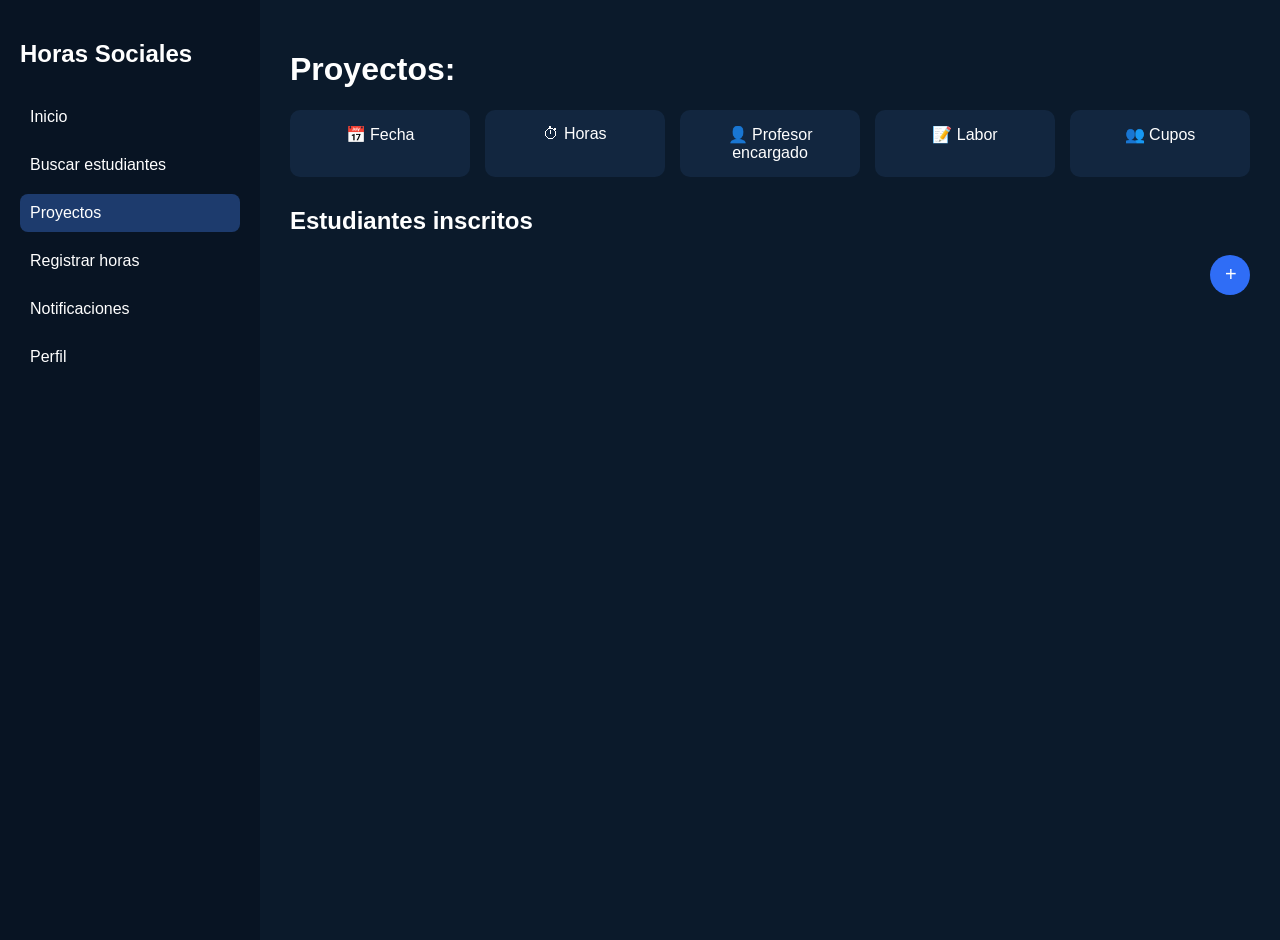
<file: templates/index.html>
<!DOCTYPE html>
<html lang="es">
<head>
    <meta charset="UTF-8">
    <title>Proyecto Biblioteca</title>
    <link rel="stylesheet" href="/static/css/separado_proyecto.css">
    
</head>
<body>

<div class="container">

    <!-- Menú lateral -->
    <aside class="sidebar">
        <h2>Horas Sociales</h2>
        <ul>
            <li>Inicio</li>
            <li>Buscar estudiantes</li>
            <li class="active">Proyectos</li>
            <li>Registrar horas</li>
            <li>Notificaciones</li>
            <li>Perfil</li>
        </ul>
    </aside>

    <!-- Contenido principal -->
    <main class="main">

        <h1>Proyectos:</h1>

<div class="cards">
    <div class="card" onclick="editar(this)">📅 <span>Fecha</span></div>
    <div class="card" onclick="editar(this)">⏱ <span>Horas</span></div>
    <div class="card" onclick="editar(this)">👤 <span>Profesor encargado</span></div>
    <div class="card" onclick="editar(this)">📝 <span>Labor</span></div>
    <div class="card" onclick="editar(this)">👥 <span>Cupos</span></div>
</div>

        <!-- Tabla -->
        <h2>Estudiantes inscritos</h2>

        <div class="header-estudiantes">
    <button class="btn-add" onclick="agregarEstudiante()">+</button>
</div>

<!-- Contenedor de estudiantes -->
<div id="lista-estudiantes"></div>

    </main>

</div>

</body>
</html>
</file>
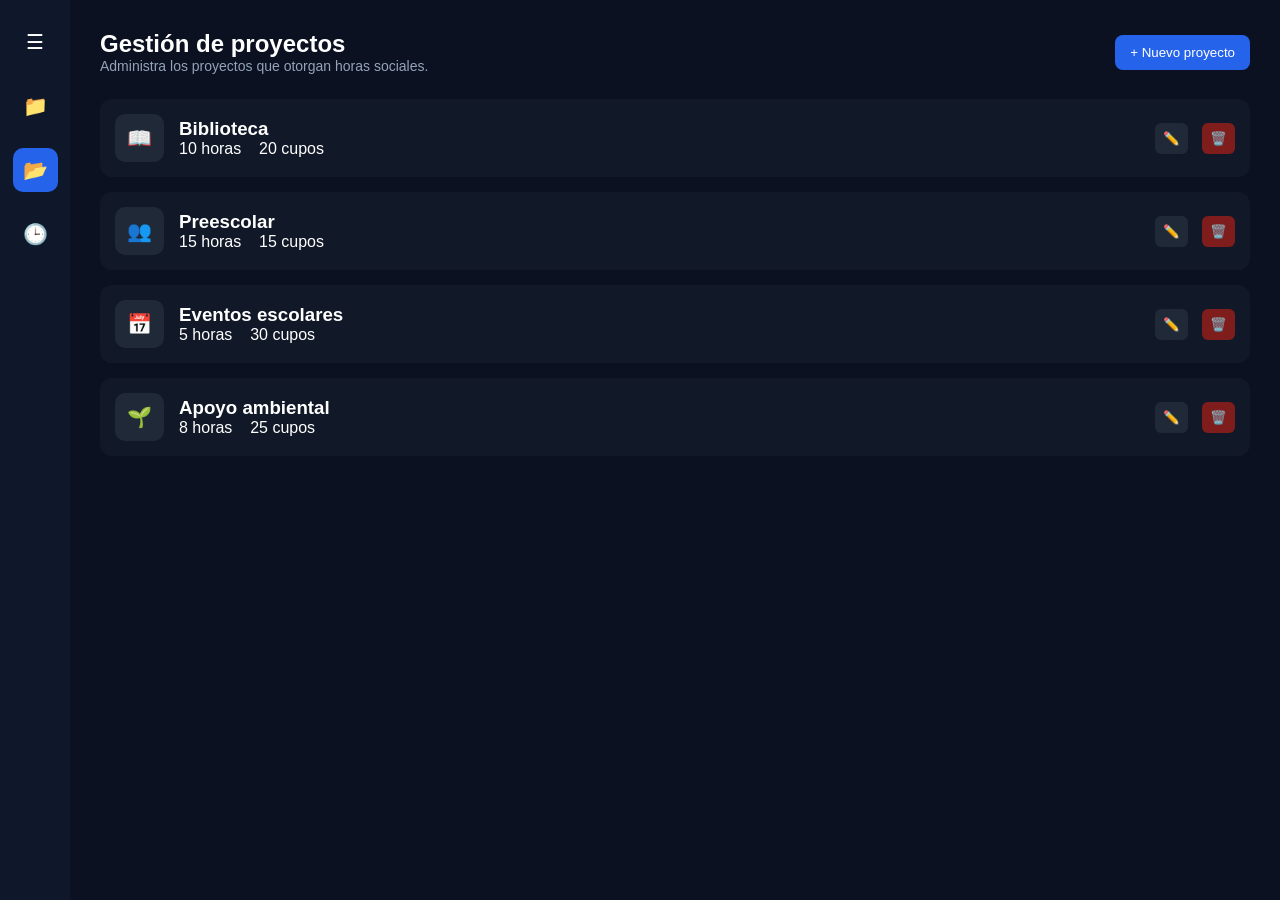
<file: templates/codigo.html>
<!DOCTYPE html>
<html lang="es">
<head>
  <meta charset="UTF-8">
  <title>Gestión de proyectos</title>
  <link rel="stylesheet" href="/static/css/codigo.css">
</head>
<body>

<div class="container">


  <aside class="sidebar">
    <div class="icon">☰</div>
    <div class="icon">📁</div>
    <div class="icon active">📂</div>
    <div class="icon">🕒</div>
  </aside>

  
  <main class="main">
    <div class="header">
      <div>
        <h1>Gestión de proyectos</h1>
        <p>Administra los proyectos que otorgan horas sociales.</p>
      </div>
      <button class="btn">+ Nuevo proyecto</button>
    </div>

    <!-- Cards -->
    <div class="card">
      <div class="info">
        <div class="icon-box">📖</div>
        <div>
          <h3>Biblioteca</h3>
          <p>10 horas &nbsp;&nbsp; 20 cupos</p>
        </div>
      </div>
      <div class="actions">
        <button class="edit">✏️</button>
        <button class="delete">🗑️</button>
      </div>
    </div>

    <div class="card">
      <div class="info">
        <div class="icon-box">👥</div>
        <div>
          <h3>Preescolar</h3>
          <p>15 horas &nbsp;&nbsp; 15 cupos</p>
        </div>
      </div>
      <div class="actions">
        <button class="edit">✏️</button>
        <button class="delete">🗑️</button>
      </div>
    </div>

    <div class="card">
      <div class="info">
        <div class="icon-box">📅</div>
        <div>
          <h3>Eventos escolares</h3>
          <p>5 horas &nbsp;&nbsp; 30 cupos</p>
        </div>
      </div>
      <div class="actions">
        <button class="edit">✏️</button>
        <button class="delete">🗑️</button>
      </div>
    </div>

    <div class="card">
      <div class="info">
        <div class="icon-box">🌱</div>
        <div>
          <h3>Apoyo ambiental</h3>
          <p>8 horas &nbsp;&nbsp; 25 cupos</p>
        </div>
      </div>
      <div class="actions">
        <button class="edit">✏️</button>
        <button class="delete">🗑️</button>
      </div>
    </div>

  </main>
</div>

</body>
</html>
</file>
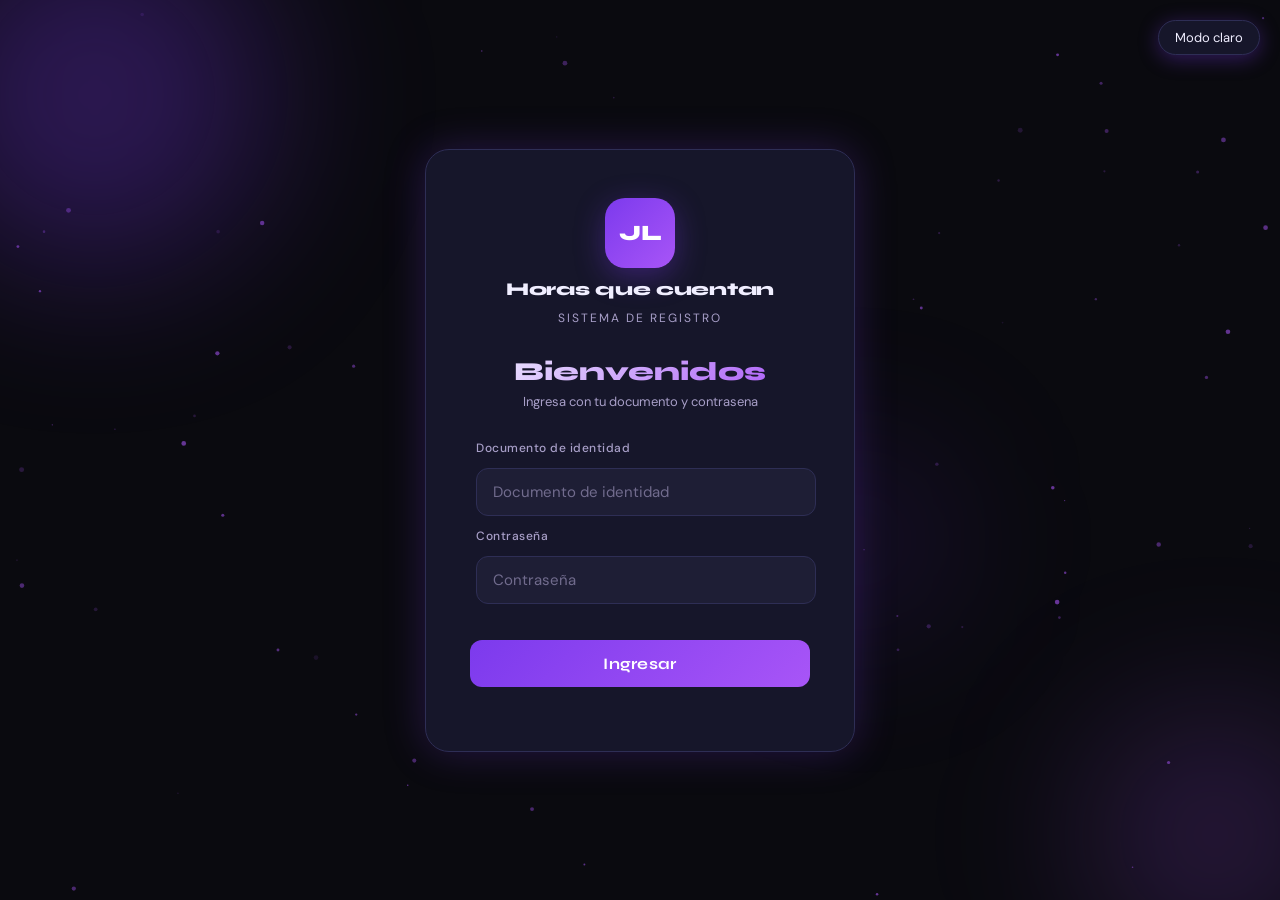
<file: templates/inicio_sesion.html>
<!DOCTYPE html>
<html lang="es" data-theme="dark">

<head>
<meta charset="UTF-8">
<meta name="viewport" content="width=device-width, initial-scale=1.0">
<link rel="stylesheet" href="/static/css/inicio_sesion.css">
<script src="/static/js/inicio_sesion.js" defer></script>
<title>Horas que cuentan</title>
<link href="https://fonts.googleapis.com/css2?family=Syne:wght@400;600;700;800&family=DM+Sans:wght@300;400;500&display=swap" rel="stylesheet">
</head>
<body>
<canvas id="particles"></canvas>
 
<div class="orb orb1"></div>
<div class="orb orb2"></div>
<div class="orb orb3"></div>
 
<button class="theme-btn" onclick="toggleTheme()" id="themeBtn">Modo claro</button>
 
<!-- ==================== PANTALLA 1: LOGIN ESTUDIANTE ==================== -->
<div class="screen active" id="loginScreen">
  <div class="login-card">
 

    <div class="school-badge">
      <div class="badge-icon">JL</div>
      <span class="school-name">Horas que cuentan</span>
      <span class="school-sub">Sistema de Registro</span>
    </div>
 
    <h1 class="login-title">Bienvenidos</h1>
    <p class="login-sub">Ingresa con tu documento y contrasena</p>

    <div class="input-group">

      <form action="/login" method="post">

        <label for="documento">Documento de identidad</label>
        <input type="text" id="TI" name="documento" required placeholder="Documento de identidad" autocomplete="off">

        <label for="password">Contraseña</label>
        <input type="password" id="password" name="password" required placeholder="Contraseña">

        <button class="btn-primary" type="submit">Ingresar</button>

      </form>

    </div>

    
 

<!-- ==================== PANTALLA 2: LOGIN ADMINISTRADOR (SECRETARIA) ==================== -->
<div class="screen" id="adminLoginScreen">
  <div class="secretaria-card">
 
    <h2 class="secretaria-title">Agregar usuario</h2>
    <p class="secretaria-sub">Solo personal autorizado de la institucion</p>
 
    <div class="input-group">
      <label>Usuario</label>
      <input type="text" id="adminUser" placeholder="Usuario administrativo">
    </div>
 
    <div class="input-group">
      <label>Contrasena</label>
      <input type="password" id="adminPass" placeholder="Contrasena">
      <!-- La contrasena correcta es: javiera2025 -->
    </div>
 
    <button class="btn-primary" onclick="loginAdmin()">Entrar</button>
 
    <button class="btn-back" onclick="showScreen('loginScreen')">Volver al inicio</button>
  </div>
</div>



</body>
</html>
</file>
<file: static/css/separado_proyecto.css>
.header-estudiantes {
    display: flex;
    justify-content: flex-end;
    margin-bottom: 15px;
}

.btn-add {
    background-color: #2f6df6;
    border: none;
    color: white;
    font-size: 20px;
    width: 40px;
    height: 40px;
    border-radius: 50%;
    cursor: pointer;
}

.btn-add:hover {
    background-color: #1c4ed8;
}

/* Tarjeta estudiante */
.estudiante {
    background-color: #12263f;
    padding: 15px;
    border-radius: 10px;
    margin-bottom: 10px;
    display: flex;
    justify-content: space-between;
    align-items: center;
}

/* Botón dentro de cada estudiante */
.estudiante button {
    background-color: #2f6df6;
    border: none;
    padding: 6px 12px;
    color: white;
    border-radius: 6px;
    cursor: pointer;
}
body {
    margin: 0;
    font-family: Arial, sans-serif;
    background-color: #0b1a2b;
    color: white;
}

/* Contenedor general */
.container {
    display: flex;
}

/* Sidebar */
.sidebar {
    width: 220px;
    height: 100vh;
    background-color: #081423;
    padding: 20px;
}

.sidebar h2 {
    margin-bottom: 30px;
}

.sidebar ul {
    list-style: none;
    padding: 0;
}

.sidebar li {
    padding: 10px;
    margin: 10px 0;
    cursor: pointer;
    border-radius: 8px;
}

.sidebar li:hover,
.sidebar .active {
    background-color: #1d3b6d;
}

/* Contenido principal */
.main {
    flex: 1;
    padding: 30px;
}

/* Tarjetas */
.cards {
    display: flex;
    gap: 15px;
    margin-bottom: 30px;
}

.card {
    background-color: #12263f;
    padding: 15px;
    border-radius: 10px;
    flex: 1;
    text-align: center;
}

/* Tabla */
table {
    width: 100%;
    border-collapse: collapse;
    background-color: #12263f;
    border-radius: 10px;
    overflow: hidden;
}

th, td {
    padding: 15px;
    text-align: center;
}

thead {
    background-color: #1d3b6d;
}

tr:nth-child(even) {
    background-color: #0f2036;
}

/* Botones */
button {
    background-color: #2f6df6;
    border: none;
    padding: 8px 15px;
    color: white;
    border-radius: 6px;
    cursor: pointer;
}

button:hover {
    background-color: #1c4ed8;
}

.card {
    cursor: pointer;
    transition: 0.3s;
}

.card:hover {
    transform: scale(1.05);
}
</file>
<file: static/css/codigo.css>
* {
  margin: 0;
  padding: 0;
  box-sizing: border-box;
  font-family: Arial, sans-serif;
}

body {
  background: #0b1120;
  color: white;
}

.container {
  display: flex;
  height: 100vh;
}

.sidebar {
  width: 70px;
  background: #0f172a;
  display: flex;
  flex-direction: column;
  align-items: center;
  padding-top: 20px;
  gap: 20px;
}

.icon {
  font-size: 20px;
  padding: 10px;
  border-radius: 10px;
  cursor: pointer;
}

.icon.active {
  background: #2563eb;
}

.main {
  flex: 1;
  padding: 30px;
}

.header {
  display: flex;
  justify-content: space-between;
  align-items: center;
  margin-bottom: 25px;
}

.header h1 {
  font-size: 24px;
}

.header p {
  color: #94a3b8;
  font-size: 14px;
}

.btn {
  background: #2563eb;
  border: none;
  padding: 10px 15px;
  border-radius: 8px;
  color: white;
  cursor: pointer;
}

.card {
  background: #111827;
  padding: 15px;
  border-radius: 12px;
  display: flex;
  justify-content: space-between;
  align-items: center;
  margin-bottom: 15px;
  transition: 0.2s;
}

.card:hover {
  transform: scale(1.02);
}

.info {
  display: flex;
  align-items: center;
  gap: 15px;
}

.icon-box {
  background: #1f2937;
  padding: 12px;
  border-radius: 10px;
  font-size: 20px;
}

.actions button {
  border: none;
  margin-left: 10px;
  padding: 8px;
  border-radius: 6px;
  cursor: pointer;
}

.edit {
  background: #1f2937;
  color: white;
}

.delete {
  background: #7f1d1d;
  color: white;
}
</file>
<file: static/css/inicio_sesion.css>
:root[data-theme="dark"] {
  --bg: #0a0a0f;
  --bg2: #10101a;
  --card: #16162a;
  --border: #2e2e55;
  --purple: #7c3aed;
  --purple-light: #a855f7;
  --purple-glow: rgba(124,58,237,0.35);
  --text: #f0eeff;
  --text2: #a89fc8;
  --input-bg: #1e1e35;
  --shadow: 0 0 40px rgba(124,58,237,0.25);
}

:root[data-theme="light"] {
  --bg: #f3f0ff;
  --bg2: #ede8ff;
  --card: #fff;
  --border: #c4b5fd;
  --purple: #7c3aed;
  --purple-light: #9333ea;
  --purple-glow: rgba(124,58,237,0.18);
  --text: #1a0a2e;
  --text2: #5b4a80;
  --input-bg: #f5f0ff;
  --shadow: 0 0 40px rgba(124,58,237,0.15);
}

* { margin: 0; padding: 0; box-sizing: border-box; transition: background 0.4s, color 0.3s; }

body {
  font-family: 'DM Sans', sans-serif;
  background: var(--bg);
  color: var(--text);
  min-height: 100vh;
  overflow-x: hidden;
}




#particles { position: fixed; inset: 0; pointer-events: none; z-index: 0; }

.orb {
  position: fixed;
  border-radius: 50%;
  filter: blur(80px);
  pointer-events: none;
  z-index: 0;
  animation: floatOrb 8s ease-in-out infinite;
}

.orb1 { width: 350px; height: 350px; background: rgba(124,58,237,0.3); top: -80px; left: -80px; animation-delay: 0s; }

.orb2 { width: 250px; height: 250px; background: rgba(168,85,247,0.2); bottom: -60px; right: -60px; animation-delay: 3s; }

.orb3 { width: 180px; height: 180px; background: rgba(124,58,237,0.15); top: 50%; left: 60%; animation-delay: 5s; }

@keyframes floatOrb {
  0%,100% { transform: translate(0,0) scale(1); }
  33% { transform: translate(20px,-20px) scale(1.05); }
  66% { transform: translate(-15px,15px) scale(0.95); }
}

.theme-btn {
  position: fixed;
  top: 20px; right: 20px;
  z-index: 100;
  background: var(--card);
  border: 1px solid var(--border);
  color: var(--text);
  border-radius: 50px;
  padding: 8px 16px;
  cursor: pointer;
  font-size: 13px;
  font-family: 'DM Sans', sans-serif;
  display: flex; align-items: center; gap: 6px;
  box-shadow: 0 4px 20px var(--purple-glow);
  transition: all 0.3s;
}

.theme-btn:hover { background: var(--purple); color: #fff; transform: scale(1.05); }

.screen { display: none; min-height: 100vh; position: relative; z-index: 1; }

.screen.active { display: flex; align-items: center; justify-content: center; flex-direction: column; }

#loginScreen { padding: 20px; }

.login-card {
  background: var(--card);
  border: 1px solid var(--border);
  border-radius: 24px;
  padding: 48px 44px;
  width: 100%; max-width: 430px;
  box-shadow: var(--shadow);
  animation: slideUp 0.7s cubic-bezier(.16,1,.3,1) both;
  position: relative;
}

@keyframes slideUp {
  from { opacity: 0; transform: translateY(40px); }
  to { opacity: 1; transform: translateY(0); }
}

.school-badge {
  display: flex; flex-direction: column;
  align-items: center;
  gap: 10px;
  margin-bottom: 30px;
}

.badge-icon {
  width: 70px; height: 70px;
  background: linear-gradient(135deg, var(--purple), var(--purple-light));
  border-radius: 20px;
  display: flex; align-items: center; justify-content: center;
  font-size: 22px; font-weight: 800; color: #fff;
  font-family: 'Syne', sans-serif;
  box-shadow: 0 8px 30px var(--purple-glow);
  animation: pulse 2.5s ease-in-out infinite;
}

@keyframes pulse {
  0%,100% { box-shadow: 0 8px 30px var(--purple-glow); }
  50% { box-shadow: 0 8px 50px rgba(124,58,237,0.6); }
}

.school-name {
  font-family: 'Syne', sans-serif;
  font-size: 18px; font-weight: 800;
  text-align: center;
  color: var(--text);
  letter-spacing: -0.3px;
}

.school-sub { font-size: 12px; color: var(--text2); letter-spacing: 2px; text-transform: uppercase; }

.login-title {
  font-family: 'Syne', sans-serif;
  font-size: 26px;
  font-weight: 800;
  margin-bottom: 6px;
  text-align: center;
  background: linear-gradient(135deg, var(--text) 0%, var(--purple-light) 100%);
  background-clip: text;
  -webkit-background-clip: text;
  -webkit-text-fill-color: transparent;
}

.login-sub { font-size: 13px; color: var(--text2); text-align: center; margin-bottom: 30px; }

.input-group { margin-bottom: 16px; }

.input-group label { font-size: 12px; font-weight: 500; color: var(--text2); display: block; margin: 6px; letter-spacing: 0.5px; }

.input-group input {
  width: 100%;
  padding: 13px 16px;
  background: var(--input-bg);
  border: 1.5px solid var(--border);
  border-radius: 12px;
  color: var(--text);
  font-family: 'DM Sans', sans-serif;
  font-size: 15px;
  outline: none;
  transition: all 0.3s;
  margin: 6px;
}

.input-group input:focus { border-color: var(--purple); box-shadow: 0 0 0 3px var(--purple-glow); }

.input-group input::placeholder { color: var(--text2); opacity: 0.6; }

select {
  width: 100%;
  padding: 13px 16px;
  background: var(--input-bg);
  border: 1.5px solid var(--border);
  border-radius: 12px;
  color: var(--text);
  font-family: 'DM Sans', sans-serif;
  font-size: 15px;
  outline: none;
  transition: all 0.3s;
}

select:focus { border-color: var(--purple); box-shadow: 0 0 0 3px var(--purple-glow); }

.btn-primary {
  
  width: 100%;
  padding: 14px;
  background: linear-gradient(135deg, var(--purple), var(--purple-light));
  border: none;
  border-radius: 12px;
  color: #fff;
  font-family: 'Syne', sans-serif;
  font-size: 16px; font-weight: 700;
  cursor: pointer;
  margin-top: 30px;
  letter-spacing: 0.3px;
  transition: all 0.3s;
  position: relative; overflow: hidden;
  
}



.btn-primary::after {
  content: '';
  position: absolute; inset: 0;
  background: rgba(255,255,255,0.15);
  opacity: 0;
  transition: opacity 0.3s;
}

.btn-primary:hover { transform: translateY(-2px); box-shadow: 0 10px 30px var(--purple-glow); }

.btn-primary:hover::after { opacity: 1; }

.btn-primary:active { transform: translateY(0); }

.btn-back {
  background: none; border: none;
  color: var(--text2); cursor: pointer;
  font-size: 13px; font-family: 'DM Sans', sans-serif;
  display: flex; align-items: center; gap: 4px;
  margin: 16px auto 0;
  transition: color 0.3s;
}

.btn-back:hover { color: var(--purple-light); }

.admin-corner {
  position: fixed; bottom: 28px; right: 28px;
  z-index: 100;
}

.btn-admin {
  background: var(--card);
  border: 1px solid var(--border);
  color: var(--text2);
  border-radius: 50px;
  padding: 10px 20px;
  font-size: 13px;
  cursor: pointer;
  font-family: 'DM Sans', sans-serif;
  transition: all 0.3s;
  display: flex; align-items: center; gap: 6px;
}

.btn-admin:hover { background: var(--border); color: var(--text); transform: scale(1.05); }

#secretariaScreen { padding: 20px; }

.secretaria-card {
  background: var(--card);
  border: 1px solid var(--border);
  border-radius: 24px;
  padding: 48px 44px;
  width: 100%; max-width: 420px;
  box-shadow: var(--shadow);
  animation: slideUp 0.6s cubic-bezier(.16,1,.3,1) both;
}

.secretaria-title {
  font-family: 'Syne', sans-serif;
  font-size: 22px; font-weight: 800;
  text-align: center; margin-bottom: 4px;
  color: var(--text);
}

.secretaria-sub { font-size: 13px; color: var(--text2); text-align: center; margin-bottom: 28px; }

#dashboardScreen { align-items: flex-start; padding: 0; }

.dashboard {
  width: 100%; min-height: 100vh;
  background: var(--bg);
  display: flex;
  animation: fadeIn 0.5s ease both;
}

@keyframes fadeIn { from { opacity: 0; } to { opacity: 1; } }

.sidebar {
  width: 240px;
  min-height: 100vh;
  background: var(--card);
  border-right: 1px solid var(--border);
  padding: 24px 16px;
  display: flex; flex-direction: column; gap: 8px;
  flex-shrink: 0;
}

.sidebar-logo {
  display: flex; align-items: center; gap: 10px;
  padding: 12px;
  margin-bottom: 16px;
}

.sidebar-logo-icon {
  width: 38px; height: 38px;
  background: linear-gradient(135deg, var(--purple), var(--purple-light));
  border-radius: 10px;
  display: flex; align-items: center; justify-content: center;
  font-size: 13px; font-weight: 800; color: #fff;
  font-family: 'Syne', sans-serif;
}

.sidebar-logo-text { font-family: 'Syne', sans-serif; font-weight: 800; font-size: 14px; line-height: 1.2; }

.nav-item {
  display: flex; align-items: center; gap: 10px;
  padding: 11px 14px;
  border-radius: 12px;
  cursor: pointer;
  font-size: 14px; font-weight: 500;
  color: var(--text2);
  transition: all 0.2s;
  border: none; background: none;
  width: 100%; text-align: left;
}

.nav-item:hover, .nav-item.active { background: var(--purple-glow); color: var(--purple-light); }

.nav-item .icon { font-size: 16px; }

.nav-section { font-size: 10px; letter-spacing: 2px; text-transform: uppercase; color: var(--text2); opacity: 0.5; padding: 12px 14px 4px; }

.main-content { flex: 1; padding: 32px; overflow-y: auto; }

.page-title { font-family: 'Syne', sans-serif; font-size: 26px; font-weight: 800; margin-bottom: 4px; }

.page-sub { font-size: 14px; color: var(--text2); margin-bottom: 28px; }

.stats-grid { display: grid; grid-template-columns: repeat(auto-fit, minmax(180px, 1fr)); gap: 16px; margin-bottom: 28px; }

.stat-card {
  background: var(--card);
  border: 1px solid var(--border);
  border-radius: 16px;
  padding: 20px;
  display: flex; flex-direction: column; gap: 8px;
}

.stat-label { font-size: 12px; color: var(--text2); font-weight: 500; }

.stat-num { font-family: 'Syne', sans-serif; font-size: 28px; font-weight: 800; color: var(--purple-light); }

.stat-desc { font-size: 12px; color: var(--text2); }

.table-card { background: var(--card); border: 1px solid var(--border); border-radius: 16px; overflow: hidden; }

.table-header { padding: 20px 24px; display: flex; align-items: center; justify-content: space-between; border-bottom: 1px solid var(--border); }

.table-header h3 { font-family: 'Syne', sans-serif; font-weight: 700; font-size: 16px; }

.btn-add {
  background: var(--purple);
  color: #fff;
  border: none;
  border-radius: 10px;
  padding: 9px 18px;
  font-size: 13px;
  cursor: pointer;
  font-family: 'DM Sans', sans-serif;
  font-weight: 500;
  display: flex; align-items: center; gap: 6px;
  transition: all 0.3s;
}

.btn-add:hover { background: var(--purple-light); transform: translateY(-1px); }

table { width: 100%; border-collapse: collapse; }

th { padding: 12px 20px; text-align: left; font-size: 11px; font-weight: 600; letter-spacing: 1px; text-transform: uppercase; color: var(--text2); border-bottom: 1px solid var(--border); }

td { padding: 14px 20px; font-size: 14px; border-bottom: 1px solid var(--border); }

tr:last-child td { border-bottom: none; }

tr:hover td { background: var(--bg2); }

.badge {
  display: inline-flex; align-items: center;
  padding: 4px 10px;
  border-radius: 20px;
  font-size: 11px; font-weight: 600;
}

.badge-ok { background: rgba(34,197,94,0.15); color: #4ade80; }

.modal-overlay {
  display: none;
  position: fixed; inset: 0;
  background: rgba(0,0,0,0.7);
  backdrop-filter: blur(6px);
  z-index: 200;
  align-items: center; justify-content: center;
}

.modal-overlay.open { display: flex; }

.modal {
  background: var(--card);
  border: 1px solid var(--border);
  border-radius: 20px;
  padding: 36px;
  width: 100%; max-width: 420px;
  animation: slideUp 0.4s cubic-bezier(.16,1,.3,1) both;
}

.modal h2 { font-family: 'Syne', sans-serif; font-weight: 800; font-size: 20px; margin-bottom: 20px; }

.modal-actions { display: flex; gap: 10px; justify-content: flex-end; margin-top: 20px; }

.btn-cancel {
  padding: 10px 20px;
  border-radius: 10px;
  border: 1px solid var(--border);
  background: none;
  color: var(--text2);
  cursor: pointer;
  font-family: 'DM Sans', sans-serif;
  font-size: 14px;
  transition: all 0.2s;
}

.btn-cancel:hover { background: var(--border); }

.btn-save {
  padding: 10px 24px;
  border-radius: 10px;
  border: none;
  background: var(--purple);
  color: #fff;
  cursor: pointer;
  font-family: 'DM Sans', sans-serif;
  font-size: 14px; font-weight: 600;
  transition: all 0.3s;
}

.btn-save:hover { background: var(--purple-light); transform: translateY(-1px); }

.toast {
  position: fixed; bottom: 30px; left: 50%;
  transform: translateX(-50%) translateY(80px);
  background: var(--purple); color: #fff;
  padding: 12px 24px; border-radius: 50px;
  font-size: 14px; z-index: 300;
  transition: transform 0.4s cubic-bezier(.16,1,.3,1);
  pointer-events: none; font-weight: 500;
}

.toast.show { transform: translateX(-50%) translateY(0); }

::-webkit-scrollbar { width: 6px; }
::-webkit-scrollbar-track { background: transparent; }
::-webkit-scrollbar-thumb { background: var(--border); border-radius: 10px; }

@media (max-width: 700px) {
  .sidebar { display: none; }
  .login-card, .secretaria-card { padding: 32px 24px; }
}
</file>
